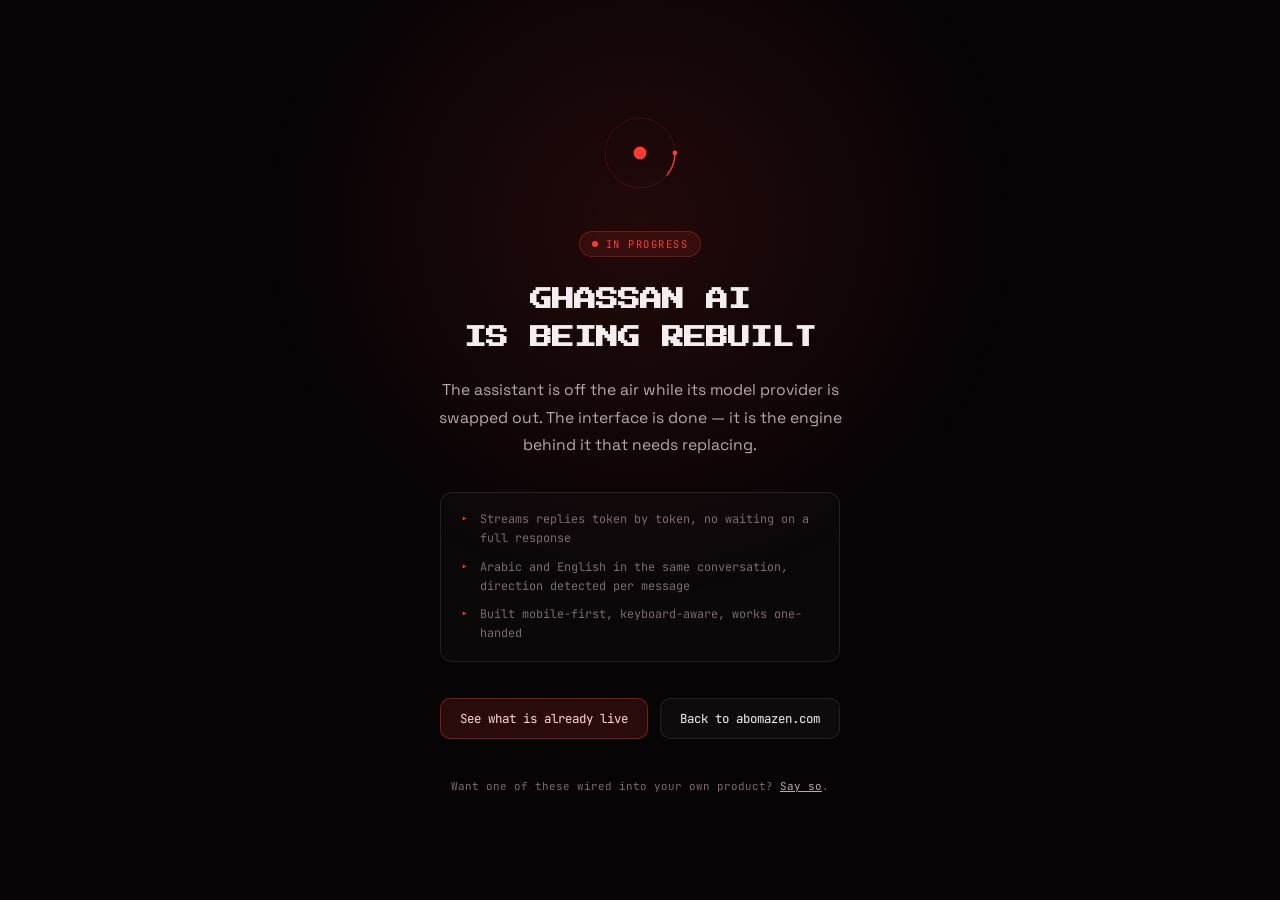
<file: ai/index.html>
<!DOCTYPE html>
<html lang="en">
<head>
  <meta charset="UTF-8">
  <meta name="viewport" content="width=device-width, initial-scale=1, viewport-fit=cover">
  <title>Ghassan AI — in progress</title>

  <meta name="description" content="A bilingual streaming chat assistant, Arabic and English. Currently being rebuilt on a new provider.">
  <meta name="theme-color" content="#070406">
  <meta name="color-scheme" content="dark">
  <meta name="robots" content="noindex">

  <meta property="og:type" content="website">
  <meta property="og:title" content="Ghassan AI — in progress">
  <meta property="og:description" content="Bilingual streaming assistant. Back shortly.">
  <meta property="og:url" content="https://abomazen.com/ai/">

  <link rel="icon" href="data:image/svg+xml,<svg xmlns='http://www.w3.org/2000/svg' viewBox='0 0 32 32'><rect width='32' height='32' fill='%23070406'/><circle cx='16' cy='16' r='10' fill='none' stroke='%23ff3b30' stroke-width='1.5'/><circle cx='16' cy='16' r='3' fill='%23ff3b30'/></svg>">

  <link rel="preconnect" href="https://fonts.googleapis.com">
  <link rel="preconnect" href="https://fonts.gstatic.com" crossorigin>
  <link href="https://fonts.googleapis.com/css2?family=Press+Start+2P&family=Space+Grotesk:wght@300..600&family=JetBrains+Mono:wght@400;600&display=swap" rel="stylesheet">

  <!--
    The chat itself (persona, streaming providers, RTL handling) still lives in
    ai/assets/ and in git history — this page replaces the entrance while the
    model provider is swapped out, so nobody lands on a dead endpoint.
  -->
  <style>
    :root {
      --accent: #ff3b30;
      --bg: #070406;
      --text: #f4eef0;
      --dim: #b9a8ae;
      --muted: #7c6a71;
      --line: rgba(255, 255, 255, 0.09);
    }

    * { margin: 0; padding: 0; box-sizing: border-box; }

    body {
      min-height: 100dvh;
      display: grid;
      place-items: center;
      padding: 2rem 1rem calc(2rem + env(safe-area-inset-bottom));
      background: var(--bg);
      color: var(--text);
      font-family: 'Space Grotesk', -apple-system, BlinkMacSystemFont, sans-serif;
      -webkit-font-smoothing: antialiased;
      overflow-x: hidden;
    }

    /* A single soft bloom behind the mark, so the page is not a flat rectangle. */
    body::before {
      content: '';
      position: fixed;
      inset: -20vmax;
      background: radial-gradient(42vmax 42vmax at 50% 34%, rgba(255, 59, 48, 0.11), transparent 70%);
      pointer-events: none;
    }

    .panel {
      position: relative;
      width: min(540px, 100%);
      text-align: center;
    }

    .ring {
      width: 92px;
      height: 92px;
      margin: 0 auto 2rem;
      display: grid;
      place-items: center;
    }

    .ring svg { width: 100%; height: 100%; overflow: visible; }

    .ring__orbit {
      transform-origin: 50% 50%;
      animation: spin 9s linear infinite;
    }

    .ring__core { animation: breathe 3.4s ease-in-out infinite; transform-origin: 50% 50%; }

    @keyframes spin { to { transform: rotate(360deg); } }
    @keyframes breathe {
      0%, 100% { opacity: 0.45; transform: scale(0.88); }
      50%      { opacity: 1;    transform: scale(1.1); }
    }

    .tag {
      display: inline-flex;
      align-items: center;
      gap: 8px;
      padding: 5px 12px;
      margin-bottom: 1.5rem;
      border: 1px solid rgba(255, 59, 48, 0.3);
      border-radius: 999px;
      background: rgba(255, 59, 48, 0.1);
      font-family: 'JetBrains Mono', monospace;
      font-size: 0.66rem;
      letter-spacing: 0.14em;
      text-transform: uppercase;
      color: var(--accent);
    }

    .tag::before {
      content: '';
      width: 6px;
      height: 6px;
      border-radius: 50%;
      background: var(--accent);
      animation: breathe 2s ease-in-out infinite;
    }

    h1 {
      font-family: 'Press Start 2P', monospace;
      font-size: clamp(0.95rem, 4.4vw, 1.4rem);
      line-height: 1.7;
      margin-bottom: 1.25rem;
    }

    .lede {
      font-size: 0.98rem;
      line-height: 1.75;
      color: var(--dim);
      max-width: 44ch;
      margin: 0 auto 2rem;
    }

    .specs {
      display: grid;
      gap: 0.6rem;
      margin: 0 auto 2.25rem;
      padding: 1.1rem 1.25rem;
      max-width: 400px;
      border: 1px solid var(--line);
      border-radius: 12px;
      background: rgba(255, 255, 255, 0.02);
      text-align: left;
    }

    .specs li {
      list-style: none;
      position: relative;
      padding-left: 1.2rem;
      font-family: 'JetBrains Mono', monospace;
      font-size: 0.74rem;
      line-height: 1.6;
      color: var(--muted);
    }

    .specs li::before {
      content: '▸';
      position: absolute;
      left: 0;
      color: var(--accent);
    }

    .actions {
      display: flex;
      flex-wrap: wrap;
      gap: 0.75rem;
      justify-content: center;
    }

    .btn {
      display: inline-flex;
      align-items: center;
      padding: 0.7rem 1.2rem;
      border: 1px solid var(--line);
      border-radius: 10px;
      background: rgba(255, 255, 255, 0.03);
      color: var(--text);
      font-family: 'JetBrains Mono', monospace;
      font-size: 0.78rem;
      text-decoration: none;
      transition: border-color 0.18s, transform 0.18s, background 0.18s;
    }

    .btn:hover {
      border-color: rgba(255, 59, 48, 0.45);
      transform: translateY(-2px);
    }

    .btn--primary {
      background: rgba(255, 59, 48, 0.14);
      border-color: rgba(255, 59, 48, 0.38);
      color: #ffd9d6;
    }

    .foot {
      margin-top: 2.5rem;
      font-family: 'JetBrains Mono', monospace;
      font-size: 0.68rem;
      color: var(--muted);
    }

    .foot a { color: var(--dim); }

    @media (prefers-reduced-motion: reduce) {
      .ring__orbit, .ring__core, .tag::before { animation: none; }
    }
  </style>
</head>
<body>
  <main class="panel">
    <div class="ring" aria-hidden="true">
      <svg viewBox="0 0 100 100">
        <circle cx="50" cy="50" r="38" fill="none" stroke="rgba(255,59,48,.18)" stroke-width="1"/>
        <g class="ring__orbit">
          <circle cx="50" cy="50" r="38" fill="none" stroke="#ff3b30" stroke-width="1.5"
                  stroke-linecap="round" stroke-dasharray="26 213"/>
          <circle cx="88" cy="50" r="2.6" fill="#ff3b30"/>
        </g>
        <circle class="ring__core" cx="50" cy="50" r="7" fill="#ff3b30"/>
      </svg>
    </div>

    <span class="tag">In progress</span>

    <h1>GHASSAN AI<br>IS BEING REBUILT</h1>

    <p class="lede">
      The assistant is off the air while its model provider is swapped out.
      The interface is done — it is the engine behind it that needs replacing.
    </p>

    <ul class="specs">
      <li>Streams replies token by token, no waiting on a full response</li>
      <li>Arabic and English in the same conversation, direction detected per message</li>
      <li>Built mobile-first, keyboard-aware, works one-handed</li>
    </ul>

    <div class="actions">
      <a class="btn btn--primary" href="../#studio">See what is already live</a>
      <a class="btn" href="../">Back to abomazen.com</a>
    </div>

    <p class="foot">
      Want one of these wired into your own product?
      <a href="../#contact">Say so</a>.
    </p>
  </main>
</body>
</html>
</file>
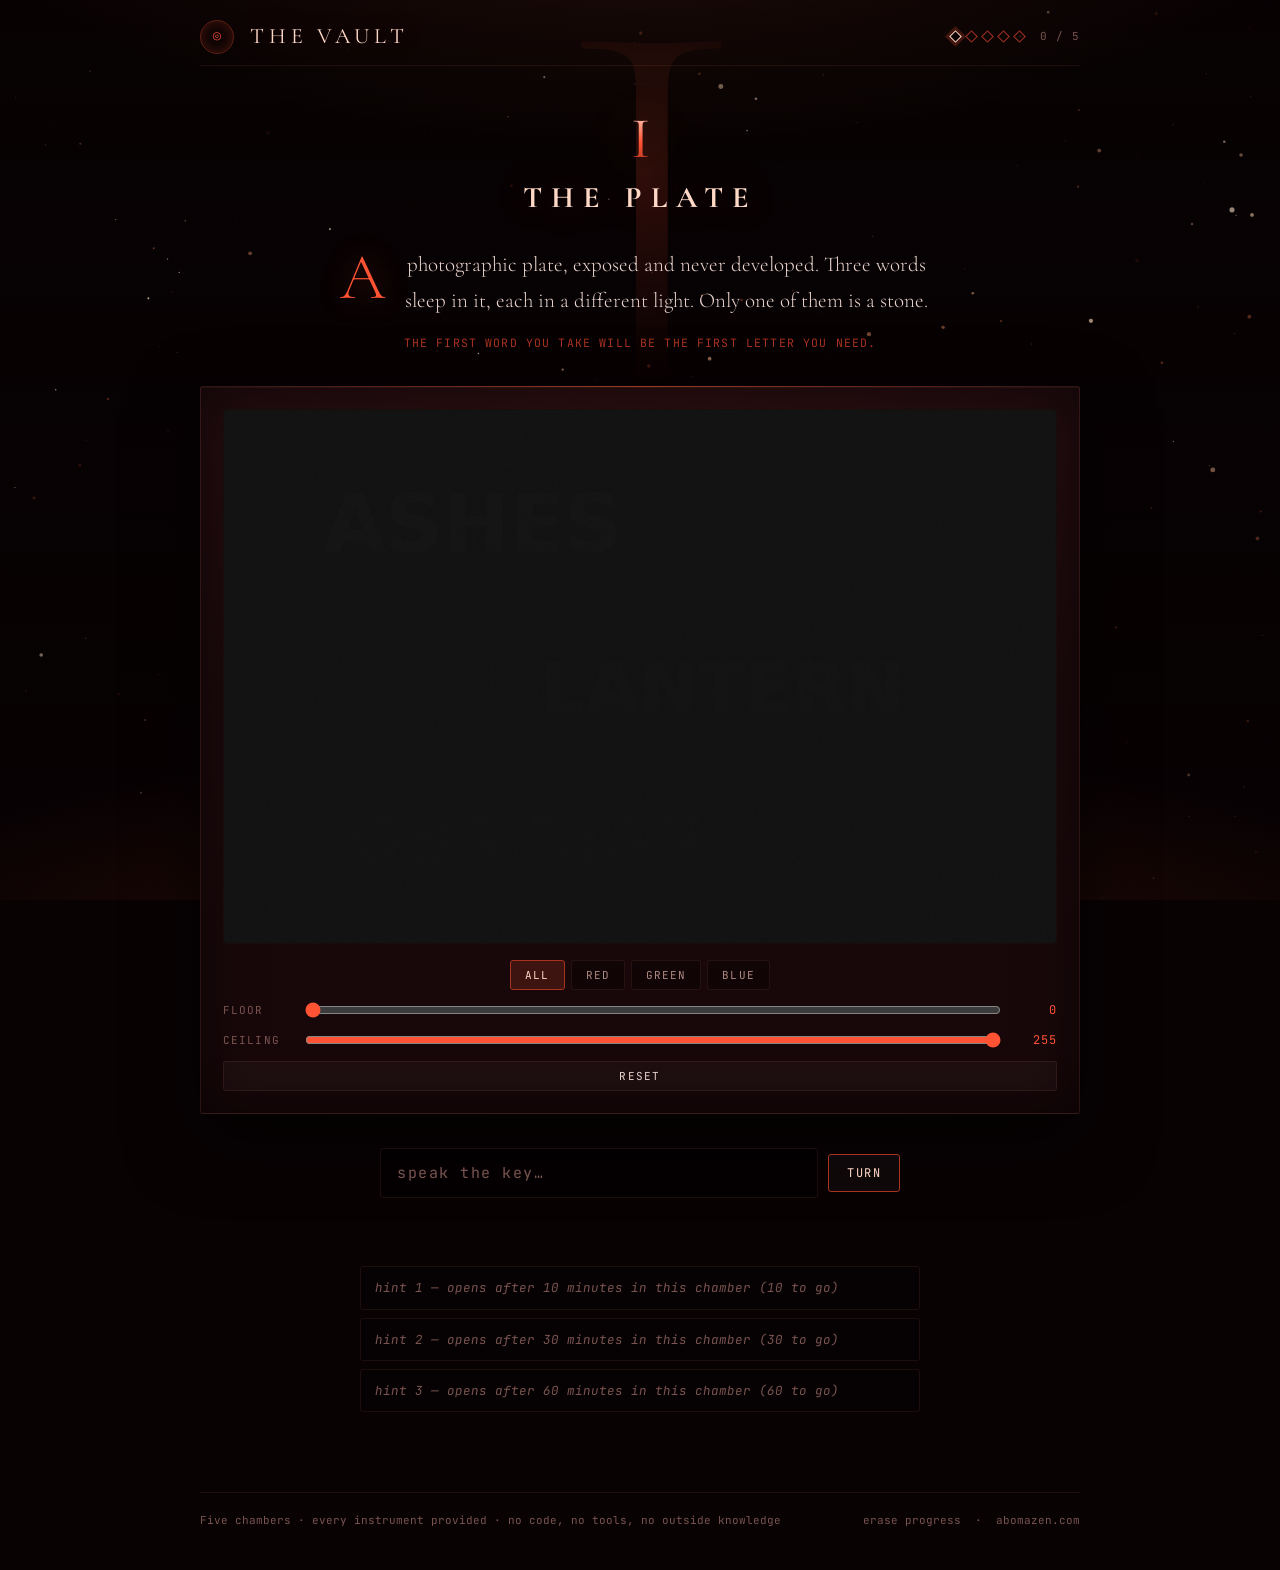
<file: vault/index.html>
<!DOCTYPE html>
<html lang="en">
<head>
  <meta charset="UTF-8">
  <meta name="viewport" content="width=device-width, initial-scale=1, viewport-fit=cover">
  <title>The Vault</title>

  <meta name="description" content="Five chambers. Five keys. No coding required — the vault lends you every instrument you need. One prize for the first person through.">
  <meta name="theme-color" content="#080203">
  <meta name="robots" content="index, nofollow">

  <meta property="og:type" content="website">
  <meta property="og:title" content="The Vault">
  <meta property="og:description" content="Five chambers. Five keys. Nobody has opened it yet.">
  <meta property="og:url" content="https://abomazen.com/vault/">

  <link rel="icon" href="data:image/svg+xml,<svg xmlns='http://www.w3.org/2000/svg' viewBox='0 0 32 32'><rect width='32' height='32' fill='%23080203'/><circle cx='16' cy='16' r='9' fill='none' stroke='%23ff5334' stroke-width='2'/><circle cx='16' cy='16' r='2.5' fill='%23ff5334'/></svg>">

  <link rel="preconnect" href="https://fonts.googleapis.com">
  <link rel="preconnect" href="https://fonts.gstatic.com" crossorigin>
  <link href="https://fonts.googleapis.com/css2?family=Cormorant+Garamond:wght@300;400;600&family=JetBrains+Mono:wght@400;600&display=swap" rel="stylesheet">

  <link rel="stylesheet" href="assets/css/vault.css">
</head>
<body>
  <canvas id="embers" aria-hidden="true"></canvas>

  <header class="wrap top">
    <span class="sigil" aria-hidden="true">◎</span>
    <span class="top__name">The Vault</span>
    <div class="track" id="track" aria-label="Progress"></div>
    <span class="track__count" id="trackCount">0 / 5</span>
  </header>

  <!-- ===================== THE CHAMBERS ===================== -->
  <main class="wrap chamber" id="vault">
    <div class="chamber__head">
      <div class="chamber__ghost" id="ghost" aria-hidden="true">I</div>
      <div class="chamber__roman" id="roman">I</div>
      <h1 class="chamber__name" id="chamberName">The Plate</h1>
      <p class="brief" id="brief"></p>
      <span class="aside" id="aside"></span>
    </div>

    <section class="stage" id="stage" aria-label="Apparatus"></section>

    <div class="keyway">
      <label class="sr-only" for="answer">The key</label>
      <input id="answer" type="text" autocomplete="off" autocapitalize="characters"
             spellcheck="false" placeholder="speak the key…">
      <button class="btn btn--primary" id="tryKey" type="button">Turn</button>
    </div>
    <p class="verdict" id="verdict"></p>

    <div class="hints" id="hints"></div>
  </main>

  <!-- ===================== OPENED ===================== -->
  <section class="wrap opened" id="opened" hidden>
    <h1 class="opened__title" id="claimTitle"></h1>
    <p class="opened__body" id="claimBody"></p>
    <p class="claim" id="claimCode"></p>
  </section>

  <footer class="wrap foot">
    <span>Five chambers · every instrument provided · no code, no tools, no outside knowledge</span>
    <span>
      <button id="abandon" type="button">erase progress</button>
      &nbsp;·&nbsp;
      <a href="../">abomazen.com</a>
    </span>
  </footer>

  <script type="module" src="assets/js/main.js"></script>
</body>
</html>
</file>
<file: vault/assets/css/vault.css>
/* ==========================================================================
   THE VAULT — self-contained. Ash, ember and slow combustion. See ART.md.
   ========================================================================== */

:root {
  --ink: #080203;
  --stone: #170709;
  --stone-2: #1f0b0f;
  --edge: rgba(255, 148, 120, 0.09);
  --edge-2: rgba(255, 83, 52, 0.34);

  --ember: #ff5334;
  --ember-dim: #a8331f;
  --flare: #ffd8c6;

  --text: #e8d3cc;
  --text-dim: #ad8a83;
  --text-mute: #7a5450;

  --good: #6fc48a;
  --bad: #ff6b57;

  --serif: 'Cormorant Garamond', Georgia, 'Times New Roman', serif;
  --mono: 'JetBrains Mono', ui-monospace, 'SF Mono', Menlo, monospace;

  --r: 3px;
  --ease: cubic-bezier(0.4, 0, 0.2, 1);
}

* { box-sizing: border-box; margin: 0; padding: 0; }

body {
  min-height: 100svh;
  font-family: var(--mono);
  font-size: 15px;
  line-height: 1.7;
  color: var(--text);
  background: var(--ink);
  -webkit-font-smoothing: antialiased;
  overflow-x: hidden;
}

/* Faint stone grain over everything. */
body::before {
  content: '';
  position: fixed;
  inset: 0;
  pointer-events: none;
  z-index: 0;
  opacity: 0.5;
  background-image: repeating-linear-gradient(
    0deg, rgba(255,255,255,.012) 0 1px, transparent 1px 3px);
}

.wrap { position: relative; z-index: 1; width: min(880px, 100%); margin-inline: auto; padding: 0 20px; }

.sr-only {
  position: absolute; width: 1px; height: 1px; padding: 0; margin: -1px;
  overflow: hidden; clip: rect(0,0,0,0); white-space: nowrap; border: 0;
}

[hidden] { display: none !important; }

/* ------------------------------------------------------------------ header */

.top {
  display: flex;
  align-items: center;
  gap: 16px;
  padding: 18px 0 10px;
  border-bottom: 1px solid var(--edge);
  flex-wrap: wrap;
}

.sigil {
  width: 34px; height: 34px; flex: none;
  display: grid; place-items: center;
  border: 1px solid var(--edge-2);
  border-radius: 50%;
  color: var(--ember);
  font-size: 13px;
  box-shadow: inset 0 0 14px rgba(255,83,52,.22);
}

.top__name {
  font-family: var(--serif);
  font-size: 22px;
  letter-spacing: .22em;
  color: var(--flare);
  text-transform: uppercase;
}

.track { display: flex; gap: 7px; margin-left: auto; align-items: center; }

.track__pip {
  width: 9px; height: 9px;
  border: 1px solid var(--ember-dim);
  transform: rotate(45deg);
  transition: all .3s var(--ease);
}
.track__pip.is-done { background: var(--ember); border-color: var(--ember); }
.track__pip.is-here { box-shadow: 0 0 0 3px rgba(255,83,52,.22); border-color: var(--flare); }

.track__count { font-size: 11px; color: var(--text-mute); letter-spacing: .1em; }

/* ----------------------------------------------------------------- chamber */

.chamber { padding: 44px 0 80px; }

.chamber__head { text-align: center; margin-bottom: 34px; }

.chamber__roman {
  font-family: var(--serif);
  font-size: 58px;
  line-height: 1;
  color: var(--ember);
  opacity: .55;
}

.chamber__name {
  font-family: var(--serif);
  font-size: 30px;
  letter-spacing: .3em;
  text-transform: uppercase;
  color: var(--flare);
  margin-top: 4px;
}

.brief {
  font-family: var(--serif);
  font-size: 21px;
  line-height: 1.7;
  color: var(--text);
  max-width: 60ch;
  margin: 24px auto 0;
  text-align: center;
}

.aside {
  display: block;
  margin-top: 14px;
  font-family: var(--mono);
  font-size: 11.5px;
  letter-spacing: .1em;
  color: var(--ember-dim);
  text-transform: uppercase;
}

/* -------------------------------------------------------------------- stage */

.stage {
  margin: 34px 0;
  padding: 22px;
  border: 1px solid var(--edge);
  border-radius: var(--r);
  background: linear-gradient(180deg, var(--stone-2), var(--stone));
  box-shadow: inset 0 1px 0 rgba(255,255,255,.03), 0 20px 50px rgba(0,0,0,.5);
}

.stage.is-wrong { animation: shake .42s var(--ease); }

@keyframes shake {
  0%,100% { transform: translateX(0); }
  20% { transform: translateX(-7px); }
  40% { transform: translateX(7px); }
  60% { transform: translateX(-4px); }
  80% { transform: translateX(4px); }
}

.tool__actions { display: flex; gap: 10px; justify-content: center; flex-wrap: wrap; margin-top: 16px; }
.tool__status { text-align: center; margin-top: 12px; font-size: 13px; color: var(--text-dim); min-height: 1.6em; }
.tool__status.is-good { color: var(--good); }
.tool__status.is-bad { color: var(--bad); }
.tool__hint-line { text-align: center; margin-top: 10px; font-size: 11px; color: var(--text-mute); }

/* ------------------------------------------------------------------ buttons */

.btn {
  font-family: var(--mono);
  font-size: 12px;
  letter-spacing: .12em;
  text-transform: uppercase;
  padding: 10px 18px;
  color: var(--text);
  background: rgba(255,255,255,.03);
  border: 1px solid var(--edge);
  border-radius: var(--r);
  cursor: pointer;
  transition: all .18s var(--ease);
}
.btn:hover:not(:disabled) { border-color: var(--edge-2); color: var(--flare); background: rgba(255,83,52,.10); }
.btn:disabled { opacity: .4; cursor: not-allowed; }
.btn--primary { border-color: var(--ember-dim); color: var(--flare); }
.btn--primary:hover:not(:disabled) { background: rgba(255,83,52,.18); }
.btn--sm { padding: 7px 12px; font-size: 11px; }

/* -------------------------------------------------------------------- keyway */

.keyway {
  display: flex; gap: 10px; align-items: center;
  max-width: 520px; margin: 0 auto;
}

.keyway input {
  flex: 1;
  padding: 14px 16px;
  font-family: var(--mono);
  font-size: 15px;
  letter-spacing: .18em;
  text-transform: uppercase;
  color: var(--flare);
  background: rgba(0,0,0,.4);
  border: 1px solid var(--edge);
  border-radius: var(--r);
}
.keyway input:focus { outline: none; border-color: var(--ember-dim); box-shadow: 0 0 0 3px rgba(255,83,52,.12); }
.keyway input::placeholder { color: var(--text-mute); letter-spacing: .1em; text-transform: none; }

.verdict { text-align: center; margin-top: 14px; font-size: 13px; min-height: 1.6em; color: var(--text-dim); }
.verdict.is-good { color: var(--good); }
.verdict.is-bad { color: var(--bad); }
.verdict.is-working { color: var(--ember-dim); }

/* -------------------------------------------------------------------- hints */

.hints { max-width: 560px; margin: 34px auto 0; display: grid; gap: 8px; }

.hint {
  border: 1px solid var(--edge);
  border-radius: var(--r);
  padding: 10px 14px;
  font-size: 12.5px;
  color: var(--text-dim);
  background: rgba(0,0,0,.22);
}
.hint.is-locked { color: var(--text-mute); font-style: italic; }
.hint summary { cursor: pointer; color: var(--ember-dim); letter-spacing: .1em; text-transform: uppercase; font-size: 11px; }
.hint p { margin-top: 8px; }

/* ================================================================ I · LAMP == */

.lamp { display: grid; gap: 16px; }
.lamp__screen {
  border: 1px solid var(--edge);
  background: #000;
  overflow: auto;
  border-radius: var(--r);
}
.lamp__canvas { display: block; width: 100%; height: auto; }

.lamp__panel { display: grid; gap: 10px; justify-items: stretch; }
.lamp__filters { display: flex; gap: 6px; flex-wrap: wrap; justify-content: center; }

.lamp__filter {
  font-family: var(--mono); font-size: 11px; letter-spacing: .1em; text-transform: uppercase;
  padding: 7px 14px; cursor: pointer; color: var(--text-dim);
  background: rgba(0,0,0,.3); border: 1px solid var(--edge); border-radius: var(--r);
  transition: all .18s var(--ease);
}
.lamp__filter:hover { color: var(--flare); }
.lamp__filter.is-on { border-color: var(--ember-dim); color: var(--flare); background: rgba(255,83,52,.16); }

.lamp__row { display: grid; grid-template-columns: 70px 1fr 44px; gap: 12px; align-items: center; font-size: 11px; color: var(--text-mute); text-transform: uppercase; letter-spacing: .1em; }
.lamp__range { width: 100%; accent-color: var(--ember); }
.lamp__val { font-size: 12px; color: var(--ember); text-align: right; }

/* =============================================================== II · CHOIR = */

.choir { display: grid; gap: 14px; }
.choir__found { display: grid; gap: 6px; }
.choir__group {
  display: flex; gap: 14px; align-items: baseline; flex-wrap: wrap;
  padding: 10px 14px; border: 1px solid var(--edge-2); border-radius: var(--r);
  background: rgba(255,83,52,.08);
}
.choir__group-name { font-size: 12px; letter-spacing: .18em; color: var(--ember); }
.choir__group-words { font-size: 12px; color: var(--text-dim); }

.choir__board { display: grid; grid-template-columns: repeat(4, 1fr); gap: 8px; }
.choir__board.is-wrong { animation: shake .4s var(--ease); }

.choir__tile {
  padding: 16px 6px;
  font-family: var(--mono); font-size: 11.5px; letter-spacing: .04em;
  color: var(--text); background: rgba(255,255,255,.03);
  border: 1px solid var(--edge); border-radius: var(--r);
  cursor: pointer; transition: all .15s var(--ease);
  overflow-wrap: anywhere;
}
.choir__tile:hover { border-color: var(--edge-2); color: var(--flare); }
.choir__tile.is-picked { background: rgba(255,83,52,.24); border-color: var(--ember); color: var(--flare); }

/* ============================================================= III · LATTICE */

.lattice-wrap { overflow-x: auto; padding-bottom: 6px; }
.lattice {
  display: grid;
  grid-template-columns: repeat(var(--cols), minmax(0, 22px));
  gap: 1px;
  margin-inline: auto;
  width: max-content;
}

.lat__corner { }

.lat__clue {
  display: flex; align-items: center; justify-content: flex-end;
  gap: 4px; font-size: 10px; color: var(--text-dim); padding: 0 4px;
}
.lat__clue--col { flex-direction: column; justify-content: flex-end; padding-bottom: 3px; }
.lat__clue.is-done { color: var(--ember); }

.lat__cell {
  width: 22px; height: 22px;
  border: 1px solid rgba(255,255,255,.09);
  background: rgba(0,0,0,.34);
  cursor: pointer; padding: 0;
  color: var(--text-mute); font-size: 12px; line-height: 1;
  transition: background .1s;
}
.lat__cell:hover { background: rgba(255,83,52,.16); }
.lat__cell.is-filled { background: var(--ember); border-color: var(--ember); }
.lat__cell.is-out { background: rgba(0,0,0,.5); }
.lat__cell.is-locked { box-shadow: inset 0 0 0 2px rgba(0,0,0,.45); cursor: not-allowed; }

/* ================================================================ IV · LOCK = */

.lock { display: grid; gap: 16px; justify-items: center; }
.lock__wheels { display: flex; gap: 12px; flex-wrap: wrap; justify-content: center; }
.lock__wheel { display: grid; gap: 4px; justify-items: center; }
.lock__nudge {
  background: none; border: 0; color: var(--ember-dim); cursor: pointer; font-size: 11px; padding: 2px 8px;
}
.lock__nudge:hover { color: var(--flare); }
.lock__face {
  width: 58px; height: 66px; display: grid; place-items: center;
  font-size: 26px; color: var(--flare);
  border: 1px solid var(--edge-2); border-radius: var(--r);
  background: linear-gradient(180deg, rgba(255,255,255,.05), rgba(0,0,0,.4));
  box-shadow: inset 0 0 18px rgba(0,0,0,.6);
}

.lock__log { display: grid; gap: 4px; width: min(420px, 100%); }
.lock__entry {
  display: flex; justify-content: space-between; gap: 12px; align-items: center;
  padding: 6px 12px; border: 1px solid var(--edge); border-radius: var(--r);
  font-size: 12px; background: rgba(0,0,0,.25);
}
.lock__entry-syms { letter-spacing: .22em; color: var(--flare); }
.lock__score { color: var(--text-mute); font-size: 11px; }
.lock__score b { color: var(--ember); }

/* ================================================================= V · DOOR = */

.door { display: grid; gap: 18px; justify-items: center; padding: 20px 0; }
.door__slots { display: flex; gap: 14px; }
.door__slot {
  width: 54px; height: 66px; display: grid; place-items: center;
  font-family: var(--serif); font-size: 30px; color: var(--ember-dim);
  border: 1px solid var(--edge-2); border-radius: var(--r);
  background: rgba(0,0,0,.35);
  box-shadow: inset 0 0 18px rgba(0,0,0,.6);
}

/* ------------------------------------------------------------------- opened */

.opened { text-align: center; padding: 80px 0; }
.opened__title {
  font-family: var(--serif); font-size: clamp(30px, 8vw, 60px);
  letter-spacing: .18em; color: var(--flare);
  text-shadow: 0 0 50px rgba(255,83,52,.45);
}
.opened__body { font-family: var(--serif); font-size: 20px; color: var(--text-dim); max-width: 52ch; margin: 22px auto 30px; }
.claim {
  display: inline-block; padding: 18px 28px;
  border: 1px solid var(--ember); border-radius: var(--r);
  background: rgba(255,83,52,.12);
  font-size: 17px; letter-spacing: .18em; color: var(--flare);
  overflow-wrap: anywhere;
}

/* ------------------------------------------------------------------- footer */

.foot {
  border-top: 1px solid var(--edge);
  padding: 18px 0 40px;
  display: flex; justify-content: space-between; gap: 14px; flex-wrap: wrap;
  font-size: 11px; color: var(--text-mute);
}
.foot a, .foot button {
  color: var(--text-mute); background: none; border: 0; padding: 0;
  font: inherit; cursor: pointer; text-decoration: none;
}
.foot a:hover, .foot button:hover { color: var(--ember); }

/* --------------------------------------------------------------- responsive */

@media (max-width: 620px) {
  body { font-size: 14px; }
  .chamber__roman { font-size: 44px; }
  .chamber__name { font-size: 21px; letter-spacing: .2em; }
  .brief { font-size: 18px; }
  .choir__board { grid-template-columns: repeat(2, 1fr); }
  .lat__cell { width: 18px; height: 18px; }
  .lattice { grid-template-columns: repeat(var(--cols), minmax(0, 18px)); }
  .lock__face { width: 46px; height: 54px; font-size: 21px; }
  .keyway { flex-direction: column; }
  .keyway input, .keyway .btn { width: 100%; }
}

@media (prefers-reduced-motion: reduce) {
  *, *::before, *::after { animation-duration: .01ms !important; transition-duration: .01ms !important; }
}

/* ==========================================================================
   SLOW COMBUSTION — the artistic layer. See ART.md.
   ========================================================================== */

/* The ember field is the ground the whole page stands on. */
#embers {
  position: fixed;
  inset: 0;
  z-index: 0;
  pointer-events: none;
  display: block;
}

/* Heat pooling at the base of the frame, under the content, over the embers. */
body::after {
  content: '';
  position: fixed;
  inset: 0;
  z-index: 0;
  pointer-events: none;
  background:
    radial-gradient(120% 60% at 50% 118%, rgba(255, 83, 52, 0.20), transparent 62%),
    radial-gradient(90% 50% at 50% -14%, rgba(255, 120, 60, 0.10), transparent 60%),
    linear-gradient(180deg, rgba(8, 2, 3, 0.55) 0%, rgba(8, 2, 3, 0.10) 38%, rgba(8, 2, 3, 0.72) 100%);
}

/* The numeral, enormous and nearly gone, burned into the wall behind the room. */
.chamber { position: relative; }

.chamber__ghost {
  position: absolute;
  top: 46%;
  left: 50%;
  transform: translate(-50%, -50%);
  z-index: -1;
  font-family: var(--serif);
  font-size: clamp(280px, 46vw, 620px);
  line-height: 0.8;
  font-weight: 300;
  letter-spacing: -0.04em;
  color: transparent;
  background: radial-gradient(circle at 50% 40%, rgba(255, 83, 52, 0.16), rgba(255, 83, 52, 0.02) 62%, transparent 74%);
  -webkit-background-clip: text;
  background-clip: text;
  pointer-events: none;
  user-select: none;
  white-space: nowrap;
}

/* Type carries heat. */
.top__name {
  text-shadow: 0 0 34px rgba(255, 83, 52, 0.35);
}

.chamber__roman {
  opacity: 1;
  background: linear-gradient(180deg, var(--flare), var(--ember) 55%, var(--ember-dim));
  -webkit-background-clip: text;
  background-clip: text;
  color: transparent;
  filter: drop-shadow(0 0 26px rgba(255, 83, 52, 0.4));
}

.chamber__name {
  text-shadow: 0 0 40px rgba(255, 83, 52, 0.28);
}

.brief {
  font-weight: 300;
  text-wrap: balance;
}

/* First line of the riddle gets a drop cap — it is the only prose here. */
.brief::first-letter {
  float: left;
  font-size: 3.1em;
  line-height: 0.82;
  padding: 0.06em 0.12em 0 0;
  color: var(--ember);
  text-shadow: 0 0 30px rgba(255, 83, 52, 0.45);
}

/* The apparatus sits in a warm socket rather than a cold box. */
.stage {
  background:
    radial-gradient(120% 90% at 50% 0%, rgba(255, 83, 52, 0.05), transparent 60%),
    linear-gradient(180deg, var(--stone-2), var(--stone));
  border-color: var(--edge);
  box-shadow:
    inset 0 1px 0 rgba(255, 190, 170, 0.05),
    inset 0 0 60px rgba(0, 0, 0, 0.55),
    0 24px 70px rgba(0, 0, 0, 0.6);
}

/* A hairline of ember along the top edge, like a seam of heat. */
.stage::before {
  content: '';
  position: absolute;
  inset: -1px auto auto -1px;
  width: calc(100% + 2px);
  height: 1px;
  background: linear-gradient(90deg, transparent, rgba(255, 83, 52, 0.55), transparent);
}

.stage { position: relative; }

/* Solved pips glow. */
.track__pip.is-done {
  box-shadow: 0 0 12px rgba(255, 83, 52, 0.7);
}

/* The key turning: a flare across the input. */
.keyway input:focus {
  box-shadow: 0 0 0 3px rgba(255, 83, 52, 0.12), 0 0 40px rgba(255, 83, 52, 0.14);
}

.verdict.is-good {
  text-shadow: 0 0 22px rgba(111, 196, 138, 0.5);
}

/* Chamber arrival: the room fades up out of the dark. */
.chamber__head, .stage, .keyway, .hints {
  animation: arrive 0.9s cubic-bezier(0.16, 1, 0.3, 1) both;
}
.stage { animation-delay: 0.08s; }
.keyway { animation-delay: 0.16s; }
.hints { animation-delay: 0.24s; }

@keyframes arrive {
  from { opacity: 0; transform: translateY(14px); filter: blur(6px); }
  to { opacity: 1; transform: none; filter: none; }
}

/* The opened vault burns. */
.opened__title {
  background: linear-gradient(180deg, #fff2e8, var(--ember) 60%, var(--ember-dim));
  -webkit-background-clip: text;
  background-clip: text;
  color: transparent;
  filter: drop-shadow(0 0 60px rgba(255, 83, 52, 0.6));
  animation: breathe 4s ease-in-out infinite;
}

@keyframes breathe {
  0%, 100% { filter: drop-shadow(0 0 50px rgba(255, 83, 52, 0.45)); }
  50% { filter: drop-shadow(0 0 90px rgba(255, 83, 52, 0.75)); }
}

.claim {
  border-color: var(--ember);
  background: rgba(255, 83, 52, 0.1);
  box-shadow: 0 0 50px rgba(255, 83, 52, 0.2), inset 0 0 30px rgba(255, 83, 52, 0.08);
}

@media (max-width: 620px) {
  .chamber__ghost { font-size: 58vw; opacity: 0.7; }
  .brief::first-letter { font-size: 2.6em; }
}
</file>
